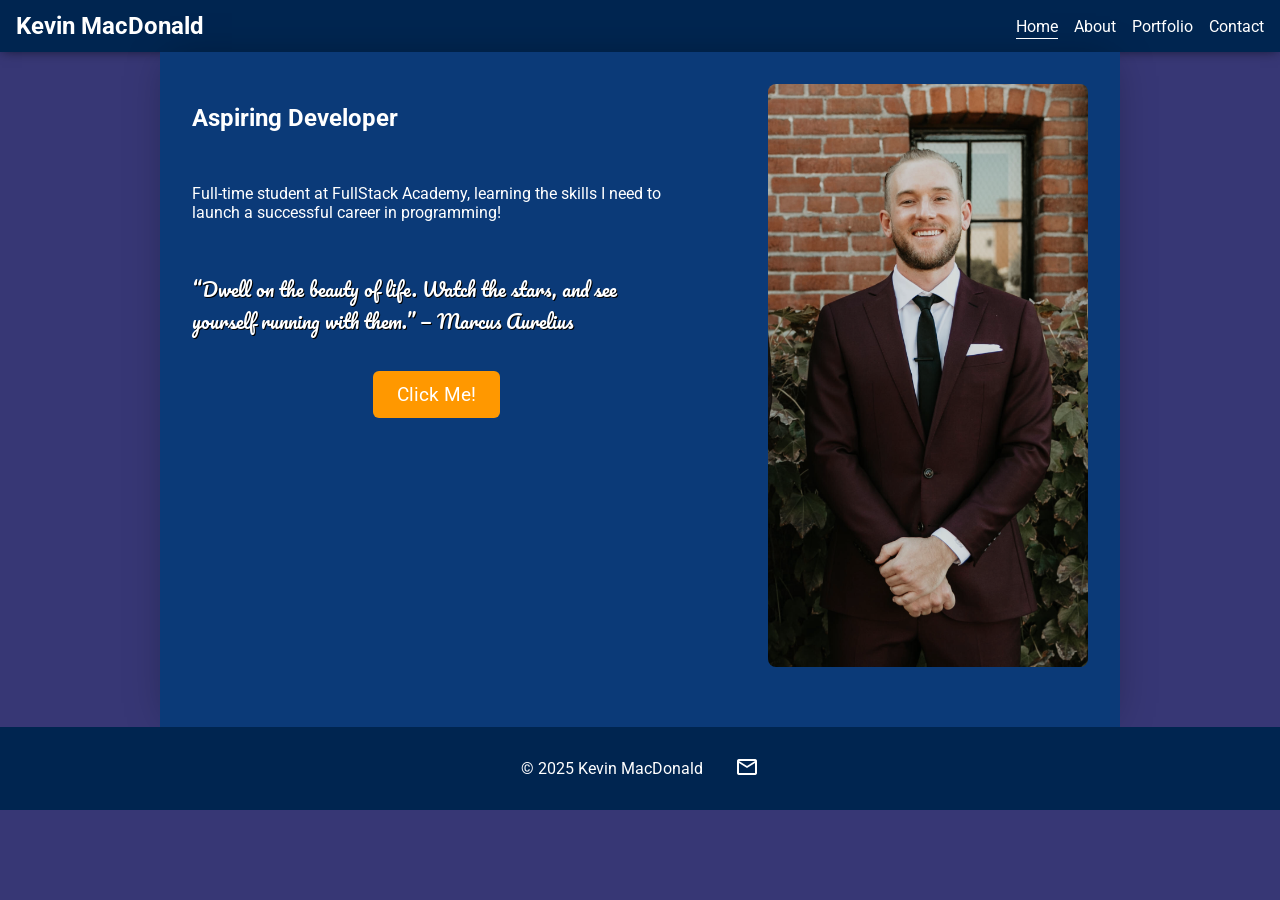
<file: index.html>
<!DOCTYPE html>
<html lang="en">
  <head>
    <meta charset="UTF-8" />
    <meta name="viewport" content="width=device-width, initial-scale=1.0" />
    <link rel="stylesheet" href="./topbar.css" />
    <link rel="stylesheet" href="./index.css" />
    <link rel="stylesheet" href="./main.css" />
    <link rel="stylesheet" href="./footer.css" />
    <link rel="preconnect" href="https://fonts.googleapis.com" />
    <link rel="preconnect" href="https://fonts.gstatic.com" crossorigin />
    <link
      href="https://fonts.googleapis.com/css2?family=Pacifico&family=Roboto:ital,wght@0,100..900;1,100..900&display=swap"
      rel="stylesheet"
    />
    <link
      rel="stylesheet"
      href="https://fonts.googleapis.com/css2?family=Material+Symbols+Outlined:opsz,wght,FILL,GRAD@24,400,0,0&icon_names=mail"
    />
    <title>Home - Kevin's Page</title>
  </head>
  <body>
    <header>
      <nav class="topbar">
        <div class="logo"><h1>Kevin MacDonald</h1></div>
        <ul>
          <li><a href="index.html" aria-current="page">Home</a></li>
          <li><a href="./about.html">About</a></li>
          <li><a href="./portfolio.html">Portfolio</a></li>
          <li><a href="./contact.html">Contact</a></li>
        </ul>
      </nav>
    </header>

    <!-- Colored band behind your content -->
    <main class="main-panel">
      <!-- The foreground “card” that holds your text -->
      <img class="hero-img" src="./imgs/me.png" alt="Kevin" />
      <div>
        <h2>Aspiring Developer</h2>
        <p>
          Full-time student at FullStack Academy, learning the skills I need to
          launch a successful career in programming!
        </p>
        <h3>
          “Dwell on the beauty of life. Watch the stars, and see yourself
          running with them.” — Marcus Aurelius
        </h3>

        <!-- Fun button under the photo -->
        <div class="button-wrapper">
          <button id="helloBtn">Click Me!</button>
        </div>

        <script>
          // JavaScript: adds interactivity
          const helloBtn = document.getElementById("helloBtn");
          helloBtn.addEventListener("click", () => {
            alert(
              "You have clicked the all-powerful button of javascrtipt power and recieved its blessing."
            );
          });
        </script>
      </div>
    </main>

    <footer class="site-footer">
      <!-- add footer links later -->
      <p>© 2025 Kevin MacDonald</p>
      <a
        href="mailto:iamkevinmac@gmail.com"
        class="email"
        aria-label="Email Kevin"
      >
        <span class="material-symbols-outlined"> mail </span></a
      >
    </footer>
    <script src="script.js"></script>
  </body>
</html>
</file>
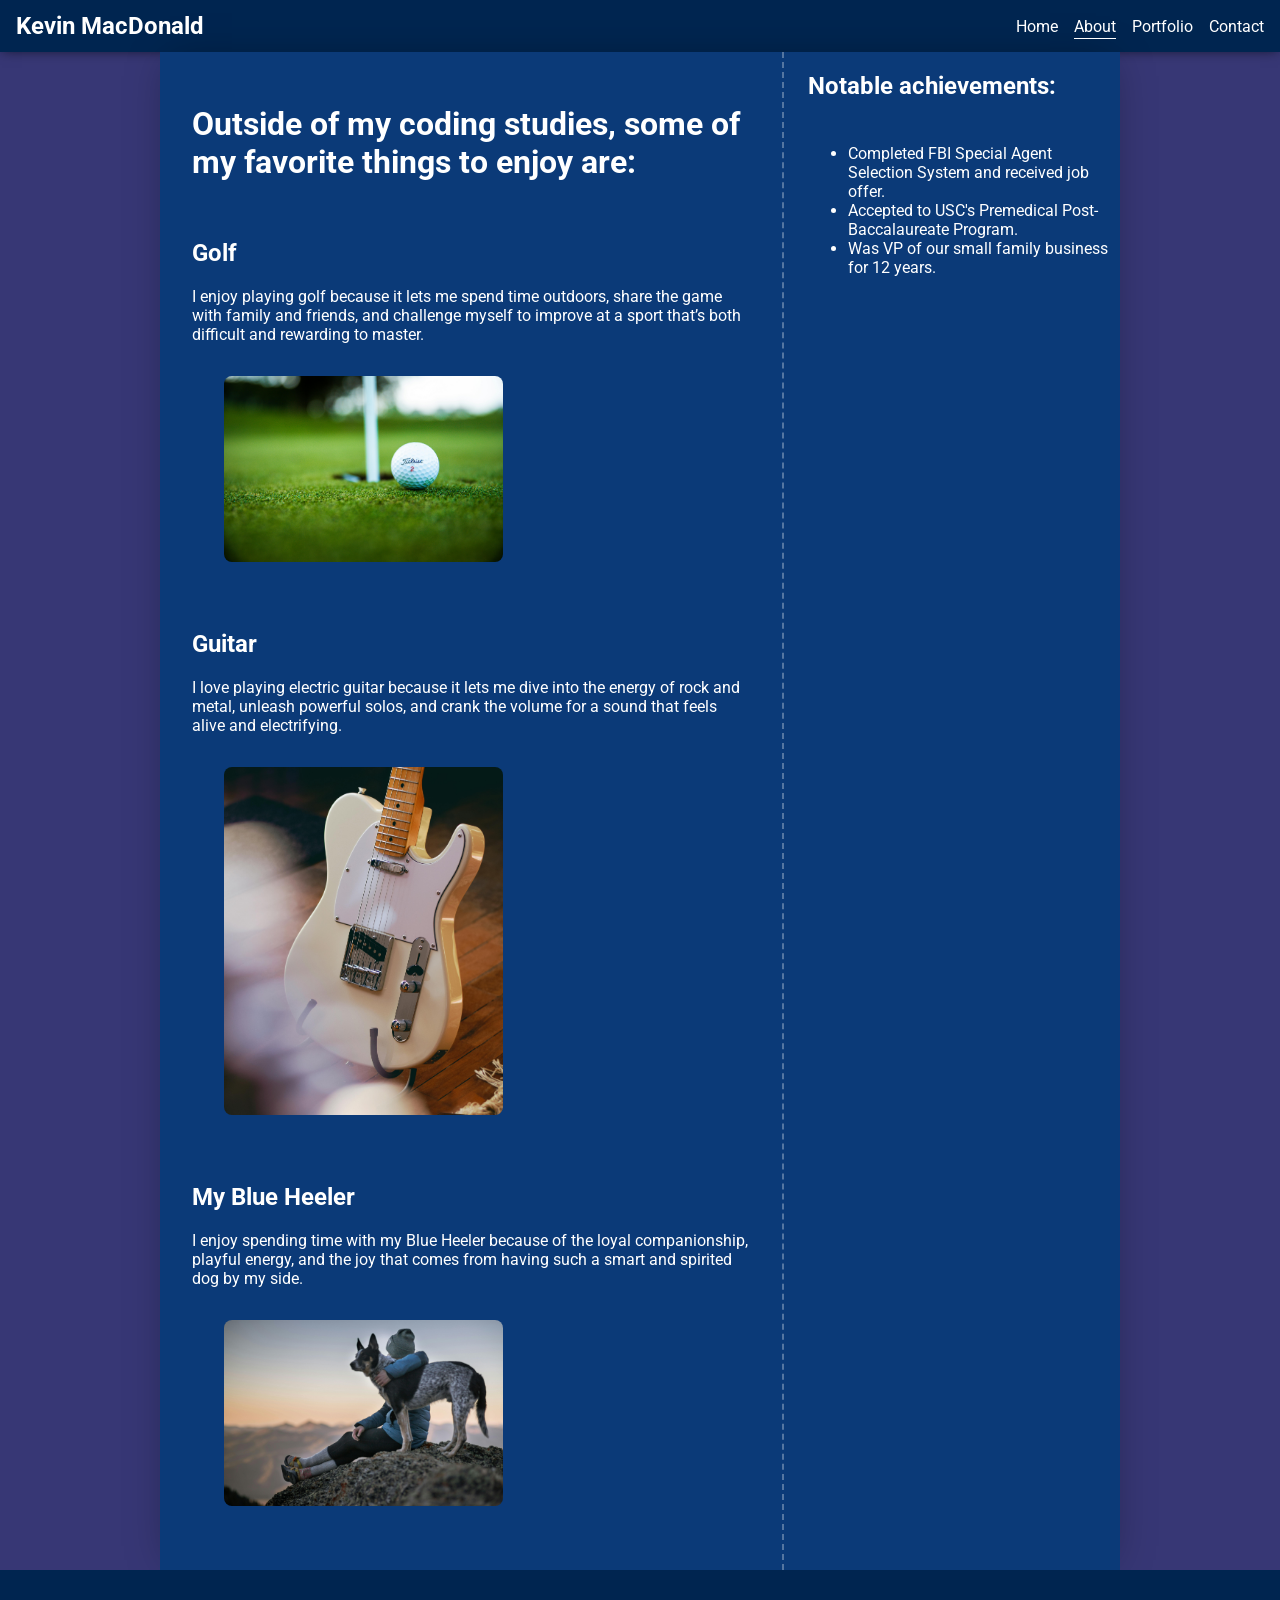
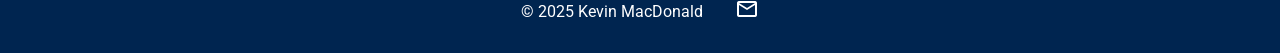
<file: about.html>
<!DOCTYPE html>
<html lang="en">
  <head>
    <meta charset="UTF-8" />
    <meta name="viewport" content="width=device-width, initial-scale=1.0" />
    <link rel="stylesheet" href="./topbar.css" />
    <link rel="stylesheet" href="./index.css" />
    <link rel="stylesheet" href="./main.css" />
    <link rel="stylesheet" href="./footer.css" />
    <link rel="preconnect" href="https://fonts.googleapis.com" />
    <link rel="preconnect" href="https://fonts.gstatic.com" crossorigin />
    <link
      href="https://fonts.googleapis.com/css2?family=Pacifico&family=Roboto:ital,wght@0,100..900;1,100..900&display=swap"
      rel="stylesheet"
    />
    <link
      rel="stylesheet"
      href="https://fonts.googleapis.com/css2?family=Material+Symbols+Outlined:opsz,wght,FILL,GRAD@24,400,0,0&icon_names=mail"
    />
    <title>Home - Kevin's Page</title>
  </head>
  <body>
    <header>
      <nav class="topbar">
        <div class="logo"><h1>Kevin MacDonald</h1></div>
        <ul>
          <li><a href="index.html">Home</a></li>
          <li><a href="./about.html" aria-current="page">About</a></li>
          <li><a href="./portfolio.html">Portfolio</a></li>
          <li><a href="./contact.html">Contact</a></li>
        </ul>
      </nav>
    </header>

    <main class="main-panel">
      <!-- Left column content -->
      <div class="content-card">
        <h1>
          Outside of my coding studies, some of my favorite things to enjoy are:
        </h1>

        <section class="hobby">
          <h2>Golf</h2>
          <p>
            I enjoy playing golf because it lets me spend time outdoors, share
            the game with family and friends, and challenge myself to improve at
            a sport that’s both difficult and rewarding to master.
          </p>
          <img src="./imgs/golfpic.jpg" alt="Kevin golfing" />
        </section>

        <section class="hobby">
          <h2>Guitar</h2>
          <p>
            I love playing electric guitar because it lets me dive into the
            energy of rock and metal, unleash powerful solos, and crank the
            volume for a sound that feels alive and electrifying.
          </p>
          <img src="./imgs/guitarpic.jpg" alt="Kevin playing guitar" />
        </section>

        <section class="hobby">
          <h2>My Blue Heeler</h2>
          <p>
            I enjoy spending time with my Blue Heeler because of the loyal
            companionship, playful energy, and the joy that comes from having
            such a smart and spirited dog by my side.
          </p>
          <img src="./imgs/dogpic.jpg" alt="Kevin's dog, a Blue Heeler" />
        </section>
      </div>

      <!-- Right column content (achievements at top right) -->
      <section class="achievements">
        <h2>Notable achievements:</h2>
        <ul>
          <li>
            Completed FBI Special Agent Selection System and received job offer.
          </li>
          <li>Accepted to USC's Premedical Post-Baccalaureate Program.</li>
          <li>Was VP of our small family business for 12 years.</li>
        </ul>
      </section>
    </main>
    <footer class="site-footer">
      <!-- add footer links later -->
      <p>© 2025 Kevin MacDonald</p>
      <a
        href="mailto:iamkevinmac@gmail.com"
        class="email"
        aria-label="Email Kevin"
      >
        <span class="material-symbols-outlined"> mail </span></a
      >
    </footer>
    <script src="script.js"></script>
  </body>
</html>
</file>
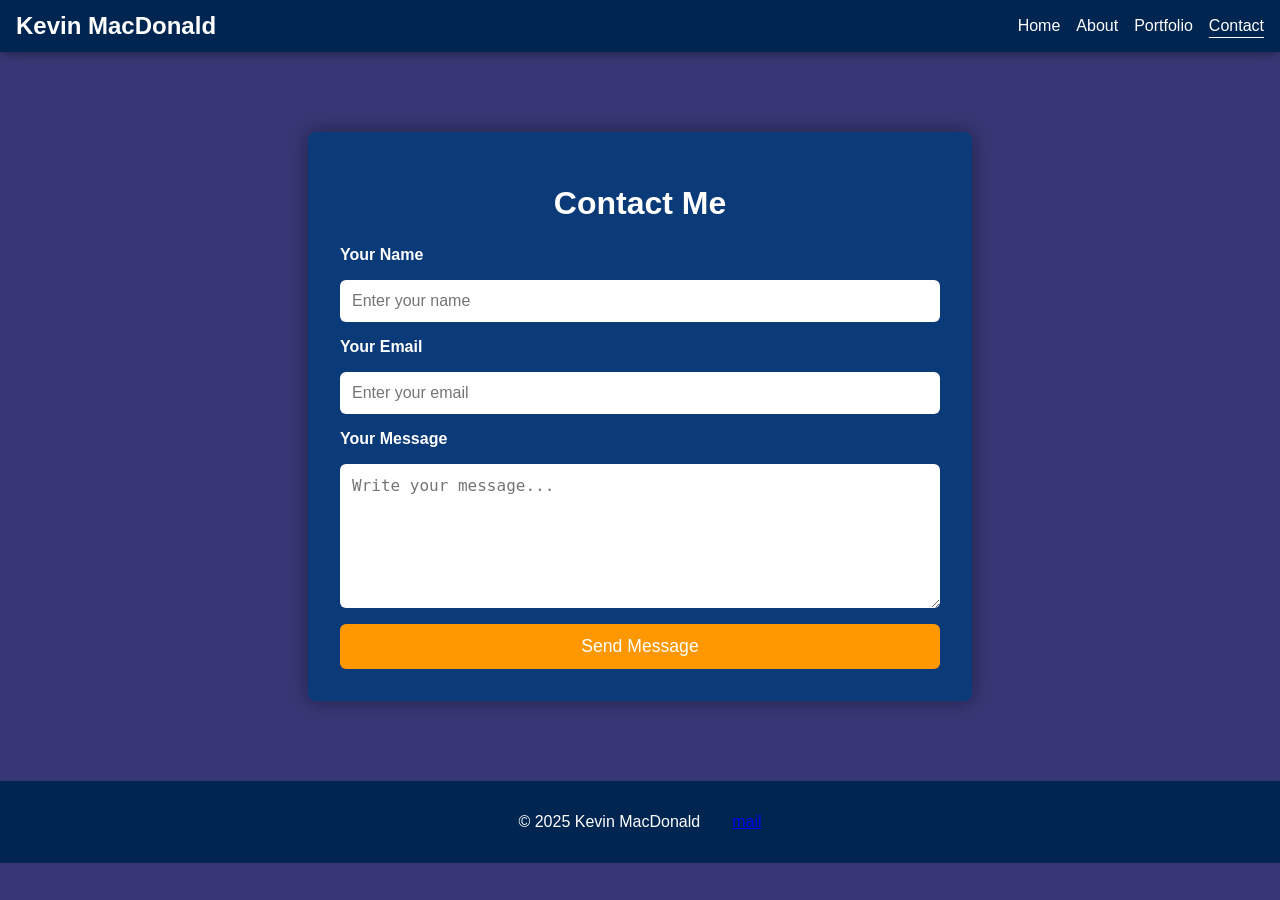
<file: contact.html>
<!DOCTYPE html>
<html lang="en">
  <head>
    <meta charset="UTF-8" />
    <meta name="viewport" content="width=device-width, initial-scale=1.0" />
    <title>Contact - Kevin's Page</title>
    <link rel="stylesheet" href="./topbar.css" />
    <link rel="stylesheet" href="./footer.css" />
    <style>
      body {
        font-family: "Roboto", sans-serif;
        background: #373775;
        color: #fff;
        margin: 0;
        padding: 0;
      }

      main {
        max-width: 600px;
        margin: 5rem auto;
        padding: 2rem;
        background: #0b3a78;
        border-radius: 8px;
        box-shadow: 0 0 20px rgba(0, 0, 0, 0.4);
      }

      h1 {
        text-align: center;
        margin-bottom: 1.5rem;
      }

      form {
        display: flex;
        flex-direction: column;
        gap: 1rem;
      }

      label {
        font-weight: bold;
      }

      input,
      textarea {
        padding: 0.75rem;
        border: none;
        border-radius: 6px;
        font-size: 1rem;
      }

      textarea {
        min-height: 120px;
        resize: vertical;
      }

      button {
        padding: 0.75rem;
        font-size: 1.1rem;
        background: #ff9800;
        color: #fff;
        border: none;
        border-radius: 6px;
        cursor: pointer;
        transition: background 0.3s ease;
      }

      button:hover {
        background: #e68900;
      }
    </style>
  </head>
  <body>
    <header>
      <nav class="topbar">
        <div class="logo"><h1>Kevin MacDonald</h1></div>
        <ul>
          <li><a href="index.html">Home</a></li>
          <li><a href="./about.html">About</a></li>
          <li><a href="./portfolio.html">Portfolio</a></li>
          <li><a href="./contact.html" aria-current="page">Contact</a></li>
        </ul>
      </nav>
    </header>

    <main>
      <h1>Contact Me</h1>
      <form class="form-grid">
        <label for="name">Your Name</label>
        <input
          type="text"
          id="name"
          name="name"
          placeholder="Enter your name"
          required
        />

        <label for="email">Your Email</label>
        <input
          type="email"
          id="email"
          name="email"
          placeholder="Enter your email"
          required
        />

        <label for="message">Your Message</label>
        <textarea
          id="message"
          name="message"
          placeholder="Write your message..."
          required
        ></textarea>

        <button class="full-row" type="submit">Send Message</button>
      </form>
    </main>

    <footer class="site-footer">
      <p>© 2025 Kevin MacDonald</p>
      <a
        href="mailto:iamkevinmac@gmail.com"
        class="email"
        aria-label="Email Kevin"
      >
        <span class="material-symbols-outlined"> mail </span>
      </a>
    </footer>
    <script src="script.js"></script>
  </body>
</html>
</file>
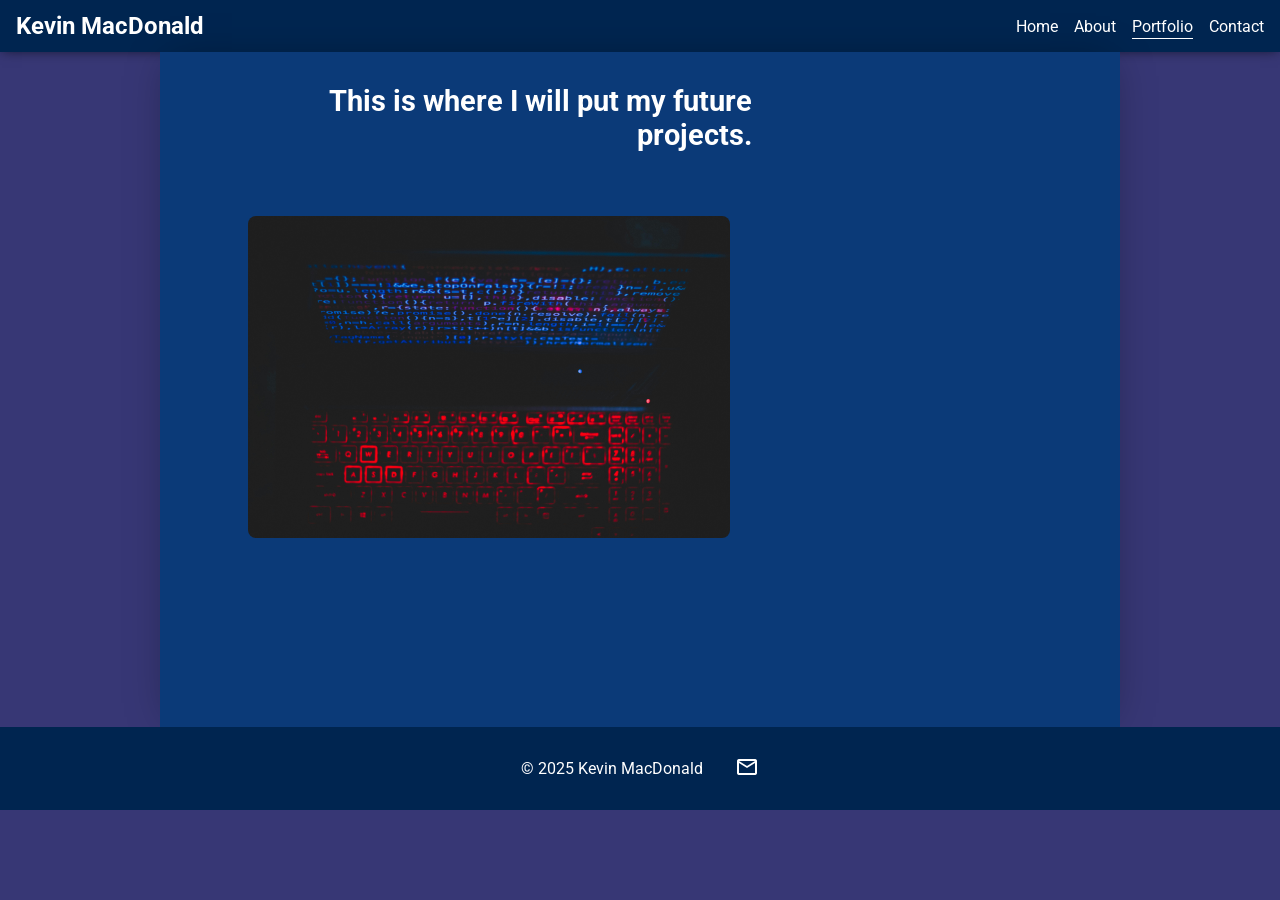
<file: portfolio.html>
<!DOCTYPE html>
<html lang="en">
  <head>
    <meta charset="UTF-8" />
    <meta name="viewport" content="width=device-width, initial-scale=1.0" />
    <link rel="stylesheet" href="./topbar.css" />
    <link rel="stylesheet" href="./index.css" />
    <link rel="stylesheet" href="./main.css" />
    <link rel="stylesheet" href="./footer.css" />
    <link rel="preconnect" href="https://fonts.googleapis.com" />
    <link rel="preconnect" href="https://fonts.gstatic.com" crossorigin />
    <link
      href="https://fonts.googleapis.com/css2?family=Pacifico&family=Roboto:ital,wght@0,100..900;1,100..900&display=swap"
      rel="stylesheet"
    />
    <link
      rel="stylesheet"
      href="https://fonts.googleapis.com/css2?family=Material+Symbols+Outlined:opsz,wght,FILL,GRAD@24,400,0,0&icon_names=mail"
    />
    <title>Home - Kevin's Page</title>
  </head>
  <body>
    <header>
      <nav class="topbar">
        <div class="logo"><h1>Kevin MacDonald</h1></div>
        <ul>
          <li><a href="index.html">Home</a></li>
          <li><a href="./about.html">About</a></li>
          <li><a href="./portfolio.html" aria-current="page">Portfolio</a></li>
          <li><a href="./contact.html">Contact</a></li>
        </ul>
      </nav>
    </header>

    <!-- Colored band behind your content -->
    <main class="main-panel">
      <div class="portfolio">
        <h2>This is where I will put my future projects.</h2>
        <img src="./imgs/portfolio.jpg" />
      </div>
    </main>

    <footer class="site-footer">
      <!-- add footer links later -->
      <p>© 2025 Kevin MacDonald</p>
      <a
        href="mailto:iamkevinmac@gmail.com"
        class="email"
        aria-label="Email Kevin"
      >
        <span class="material-symbols-outlined"> mail </span></a
      >
    </footer>
    <script src="script.js"></script>
  </body>
</html>
</file>
<file: topbar.css>
/* Top bar (full-width) */
.topbar {
  display: flex;
  align-items: center;
  justify-content: space-between;
  background: rgb(0, 37, 80);
  color: #fff;
  padding: 0.75rem 1rem;
  box-shadow: 0 0 12px -2px rgba(0, 0, 0, 0.7);
}

/* underline the current page link */
.topbar a[aria-current="page"] {
  text-decoration: underline;
  text-underline-offset: 6px;
  text-decoration-thickness: 1px;
}

.topbar h1 {
  margin: 0;
}
.topbar ul {
  display: flex;
  gap: 1rem;
  list-style: none;
  margin: 0;
  padding: 0;
}
.topbar a {
  color: inherit;
  text-decoration: none;
}

/* main panel = 2/3 text | 1/3 image */
.main-panel {
  display: grid;
  grid-template-columns: 2fr 1fr;
  align-items: start;
  gap: 1.5rem;

  /* keep your existing panel styles */
  margin-inline: var(--gutter);
  margin-block: 0; /* touches header/footer */
  background: #0b3a78;
  box-shadow: 0 0 40px -10px rgba(0, 0, 0, 0.35);
}

/* left column: stack text vertically */
.main-panel > div {
  grid-column: 1;
  display: flex;
  flex-direction: column;
  gap: 1rem;
  padding: 2rem; /* optional inner padding */
  color: #fff;
  min-height: 75vh;
}

/* right column: the image */
.main-panel > img {
  grid-column: 2;
  width: 100%;
  height: auto; /* natural height */
  border-radius: 8px;
  display: block;
  object-fit: cover;
}

/* Image inside the card */
.main-panel img {
  width: 300px;
  height: auto;
  grid-column: 2 /3;
  width: 50%;
  margin: 2rem 2rem;
  border-radius: 8px;
  object-fit: cover;
}

/* Footer (full-width) that touches the main panel */
.site-footer {
  background: rgb(0, 37, 80);
  color: #fff;
  padding: 1rem;
  text-align: center;
  margin: 0; /* no gap above */
}

/* Responsive: stack on small screens */
@media (max-width: 800px) {
  .main-panel {
    grid-template-columns: 1fr; /* single column */
  }
  .main-panel > img {
    justify-self: center;
    max-width: min(300px, 90%);
  }
}

h3 {
  color: #ffffff;
  font-family: "Pacifico", sans-serif;
  font-weight: 40;
  text-shadow: 1px 1px 0 #000;
}
/* wide */
.main-panel {
  display: grid;
  grid-template-columns: 2fr 1fr;
  grid-template-areas: "text img";
  gap: 1.5rem;
}
.content-card {
  grid-area: text;
  border-right: 2px dashed rgba(255, 255, 255, 0.3); /* vertical line */
  padding: 2rem;
}
.main-panel > img {
  grid-area: img;
}

/* narrow */
@media (max-width: 800px) {
  .main-panel {
    grid-template-columns: 1fr;
    grid-template-areas:
      "img"
      "text";
  }
}
/* never let side margins exceed half the viewport or a target width */
.main-panel {
  margin-inline: max(1rem, calc((100vw - 960px) / 2));
  margin-block: 0; /* touch header/footer */
}
</file>
<file: index.css>
// <weight>: Use a value from 100 to 900
// <uniquifier>: Use a unique and descriptive class name

.roboto > {
  font-family: "Roboto", sans-serif;
  font-optical-sizing: auto;
  font-weight: <weight>;
  font-style: normal;
  font-variation-settings: "wdth" 100;
}

* {
  font-family: "Roboto", sans-serif;
  box-sizing: border-box;
}

/* Page base */
html,
body {
  margin: 0;
}

:root {
  --gutter: clamp(1rem, 10rem, 10rem); /* grows with viewport */
}

body {
  background: #373775;
  color: #fff;
  background-color: rgb(55, 55, 117);
}

/* All links site-wide */
a {
  color: #fff; /* white */
  text-decoration: none; /* optional: remove underline */
}

a:hover,
a:focus {
  color: #fff; /* keep white on hover/focus */
  text-decoration: underline; /* optional: show underline on hover */
}

a:active,
a:visited {
  color: #fff; /* keep white when active/visited */
}
</file>
<file: main.css>
/* set a minimum page width */
html,
body {
  min-width: 360px; /* pick your minimum */
  overflow-x: auto; /* allow horizontal scroll if needed */
}

/* keep key sections from shrinking below that min */
.topbar,
.main-panel,
.site-footer {
  min-width: 360px; /* same as page min-width */
}

/* Right column image, fixed size */
.hero-img {
  grid-column: 2; /* stays in the right column */
  width: 320px; /* fixed width */
  height: 320px; /* fixed height (or use 'auto' to keep natural ratio) */
  object-fit: cover; /* crop if you set a fixed height */
  border-radius: 8px;
  display: block;
  justify-self: end; /* position inside the grid cell */
  align-self: start;

  /* prevent shrinking by earlier % rules */
  max-width: none;
  min-width: 320px;
  min-height: 320px;
}

.achievements {
  display: flex;
  flex-direction: column;
  gap: 0.5rem; /* space between heading and list */
  color: #fff; /* ensure visibility */
}

.achievements {
  display: flex;
  flex-direction: column;
  gap: 0.5rem;
}
.hobby img {
  max-width: 100%;
  height: auto;
  display: block;
  border-radius: 8px;
}

.button-wrapper {
  display: flex;
  justify-content: center;
  margin-top: 0; /* spacing below the photo */
}

#helloBtn {
  padding: 0.75rem 1.5rem;
  font-size: 1.2rem;
  border: none;
  border-radius: 6px;
  background: #ff9800;
  color: white;
  cursor: pointer;
  transition: background 0.3s ease;
}

#helloBtn:hover {
  background: #e68900;
}

.form-grid {
  display: grid;
  grid-template-columns: 140px 1fr;
  gap: 1rem 1rem; /* row gap | column gap */
  align-items: center;
}

/* Right-align labels to the gap */
.form-grid label {
  font-weight: 600;
  justify-self: end;
}

/* Inputs/textarea fill their column */
.form-grid input,
.form-grid textarea {
  width: 100%;
  box-sizing: border-box;
  padding: 0.75rem;
  border: none;
  border-radius: 6px;
  font-size: 1rem;
}

/* Make the button span both columns */
.form-grid .full-row {
  grid-column: 1 / -1;
  justify-self: start; /* or center/right if you prefer */
  padding: 0.75rem 1.25rem;
  font-size: 1.05rem;
  background: #ff9800;
  color: #fff;
  border: none;
  border-radius: 6px;
  cursor: pointer;
  transition: background 0.2s ease;
}
.form-grid .full-row:hover {
  background: #e68900;
}

.portfolio {
  width: 600px; /* or max-width: 600px; */
  margin-left: auto; /* pushes it to the right side */
  margin-right: 0;
  text-align: right; /* optional: aligns text inside */
}
.portfolio img {
  max-width: 90%; /* closer to full width */
  width: 500px;
  border-radius: 8px;
}
.portfolio h2 {
  margin-top: 0; /* remove default browser margin */
  margin-bottom: 1rem; /* tighten gap above image */
  font-size: 1.8rem; /* optional: make text bigger */
}
/* Mobile: stack labels above inputs */
@media (max-width: 560px) {
  .form-grid {
    grid-template-columns: 1fr;
  }
  .form-grid label {
    justify-self: start;
  }
  .form-grid .full-row {
    justify-self: stretch; /* full width button on mobile */
  }
}
</file>
<file: footer.css>
/* Footer (full-width) that touches the main panel */
.site-footer {
  display: flex;
  flex-direction: row;
  align-items: center;
  justify-content: center;
  background: rgb(0, 37, 80);
  color: #fff;
  padding: 1rem;
  text-align: center;
  align-items: center;
  margin: 0; /* no gap above */
  gap: 2rem;
}
</file>
